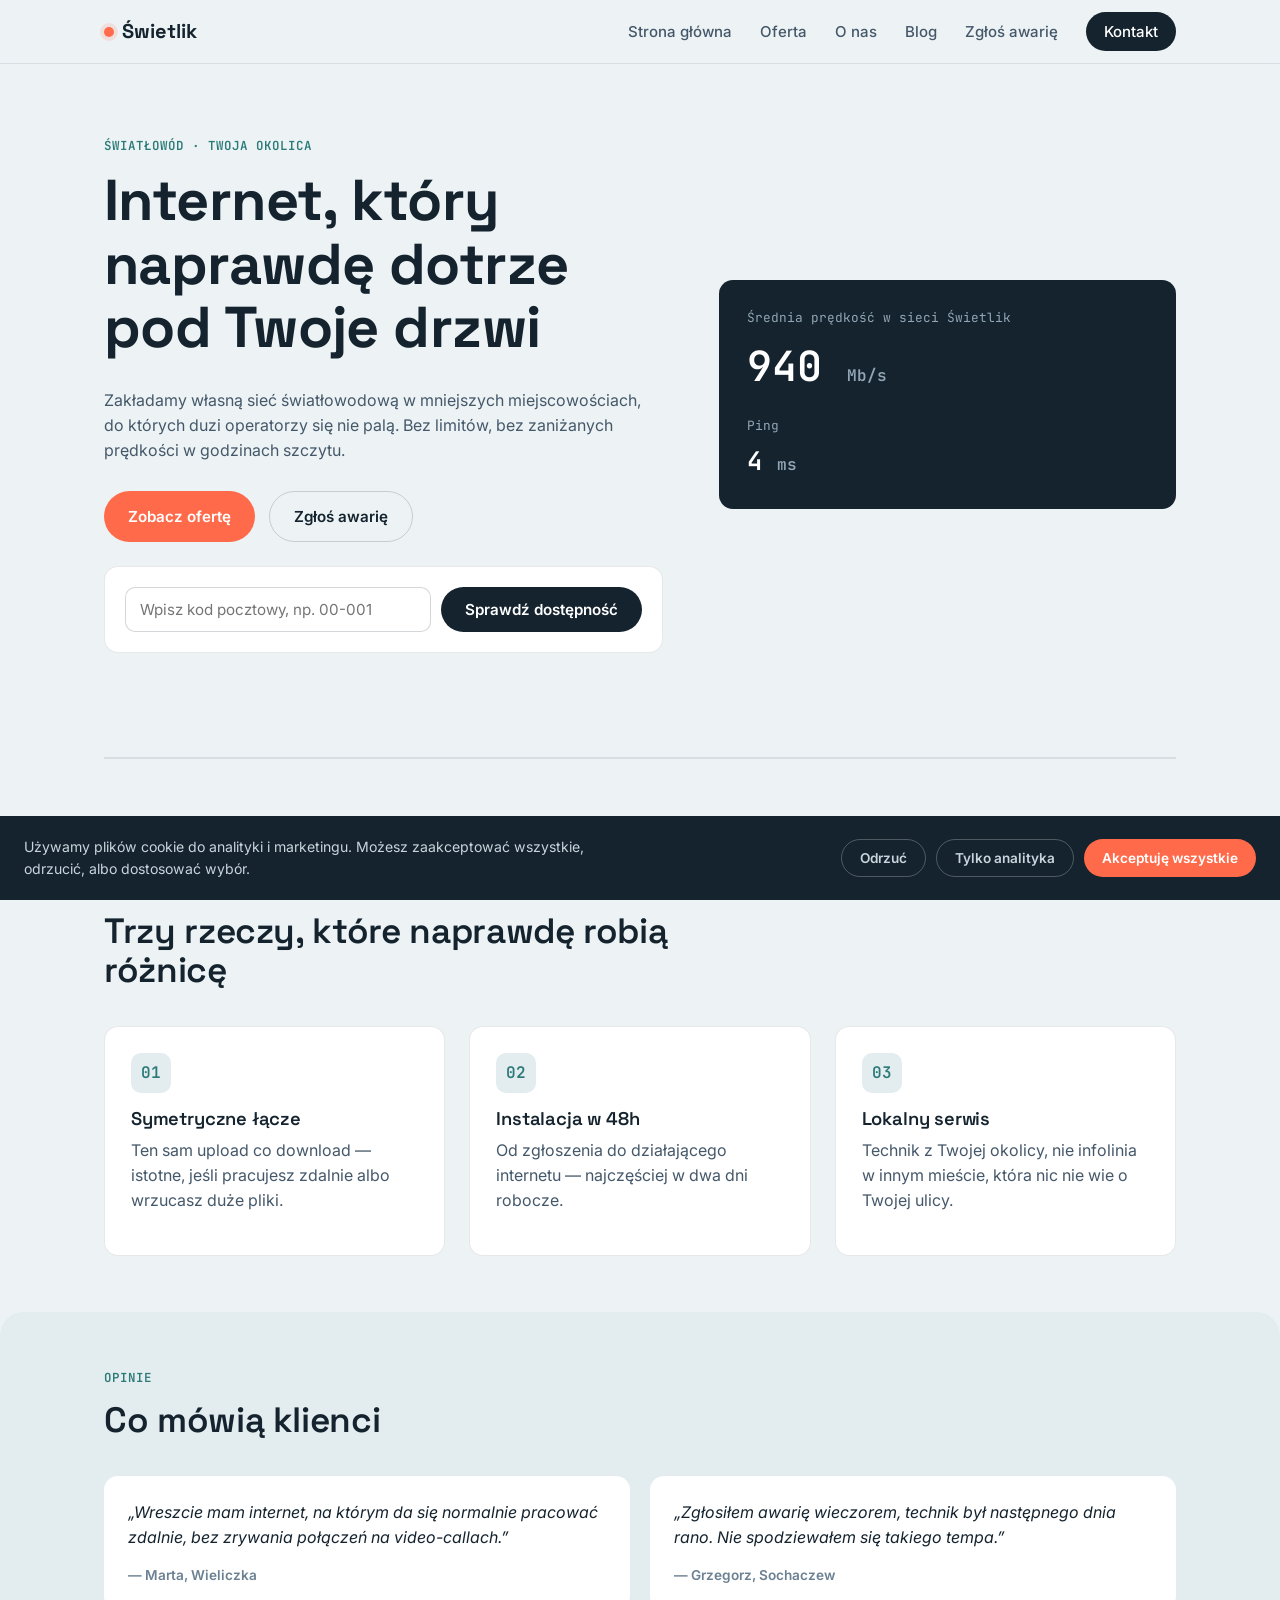
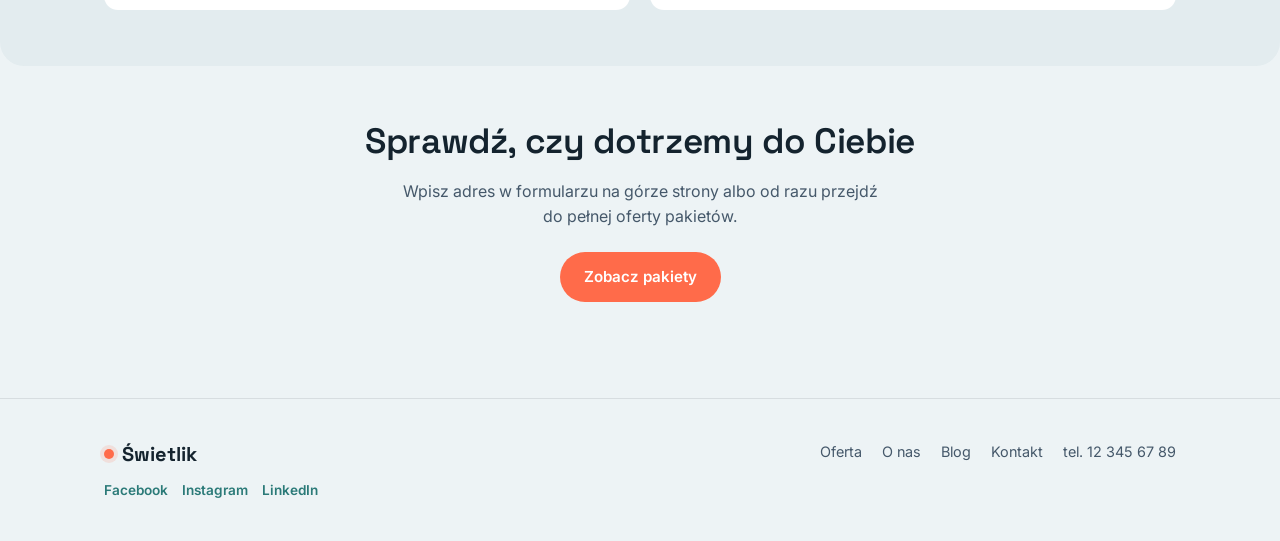
<file: index.html>
<!doctype html>
<html lang="pl">
  <head>
    <meta charset="UTF-8" />
    <meta name="viewport" content="width=device-width, initial-scale=1.0" />
    <title>Świetlik Internet — światłowód lokalnie</title>
    <link rel="stylesheet" href="style.css" />

    <!-- =========================================================
     KROK 1: Consent Mode v2 - domyślne ustawienia PRZED GTM
     To musi być nad tagiem GTM, żeby GTM/GA4 wiedziały,
     jak się zachować zanim użytkownik cokolwiek wybierze.
     ========================================================= -->
    <script>
      window.dataLayer = window.dataLayer || [];
      function gtag() {
        dataLayer.push(arguments);
      }
      gtag("consent", "default", {
        ad_storage: "denied",
        analytics_storage: "denied",
        ad_user_data: "denied",
        ad_personalization: "denied",
        wait_for_update: 500,
      });
    </script>

    <!-- =========================================================
     KROK 2: Kontener GTM - PODMIEŃ GTM-XXXXXXX na swój ID
     ========================================================= -->
    <!-- Google Tag Manager -->
    <script>
      (function (w, d, s, l, i) {
        w[l] = w[l] || [];
        w[l].push({ "gtm.start": new Date().getTime(), event: "gtm.js" });
        var f = d.getElementsByTagName(s)[0],
          j = d.createElement(s),
          dl = l != "dataLayer" ? "&l=" + l : "";
        j.async = true;
        j.src = "https://www.googletagmanager.com/gtm.js?id=" + i + dl;
        f.parentNode.insertBefore(j, f);
      })(window, document, "script", "dataLayer", "GTM-52JJTJSR");
    </script>
    <!-- End Google Tag Manager -->
  </head>
  <body>
    <!-- Google Tag Manager (noscript) -->
    <noscript
      ><iframe
        src="https://www.googletagmanager.com/ns.html?id=GTM-52JJTJSR"
        height="0"
        width="0"
        style="display: none; visibility: hidden"
      ></iframe
    ></noscript>
    <!-- End Google Tag Manager (noscript) -->

    <nav class="nav">
      <div class="nav-inner">
        <a href="index.html" class="logo"
          ><span class="logo-dot"></span> Świetlik</a
        >
        <ul class="nav-links">
          <li><a href="index.html">Strona główna</a></li>
          <li><a href="oferta.html">Oferta</a></li>
          <li><a href="o-nas.html">O nas</a></li>
          <li><a href="blog.html">Blog</a></li>
          <li><a href="awaria.html">Zgłoś awarię</a></li>
          <li><a href="kontakt.html" class="nav-cta">Kontakt</a></li>
        </ul>
      </div>
    </nav>

    <header class="hero">
      <div class="wrap hero-grid">
        <div>
          <span class="eyebrow">Światłowód · Twoja okolica</span>
          <h1 data-gtm-el="hero-headline">
            Internet, który naprawdę dotrze pod Twoje drzwi
          </h1>
          <p>
            Zakładamy własną sieć światłowodową w mniejszych miejscowościach, do
            których duzi operatorzy się nie palą. Bez limitów, bez zaniżanych
            prędkości w godzinach szczytu.
          </p>
          <div class="hero-actions">
            <a
              href="oferta.html"
              class="btn btn-primary"
              data-gtm-cta="hero-zobacz-oferte"
              >Zobacz ofertę</a
            >
            <a
              href="awaria.html"
              class="btn btn-outline"
              data-gtm-cta="hero-zglos-awarie"
              >Zgłoś awarię</a
            >
          </div>

          <form id="availability-form" class="availability">
            <input
              type="text"
              placeholder="Wpisz kod pocztowy, np. 00-001"
              required
            />
            <button type="submit" class="btn btn-dark">
              Sprawdź dostępność
            </button>
            <div id="availability-result" class="availability-result"></div>
          </form>
        </div>

        <div class="speed-card">
          <div class="label">Średnia prędkość w sieci Świetlik</div>
          <div class="value">
            <span id="speed-value">0</span> <span class="unit">Mb/s</span>
          </div>
          <div class="label" style="margin-top: 18px">Ping</div>
          <div class="value" style="font-size: 1.6rem">
            4 <span class="unit">ms</span>
          </div>
        </div>
      </div>
    </header>

    <div class="wrap"><div class="signal-line"></div></div>

    <section id="uslugi">
      <div class="wrap">
        <div class="section-head">
          <span class="eyebrow">Co dostajesz</span>
          <h2>Trzy rzeczy, które naprawdę robią różnicę</h2>
        </div>
        <div class="grid-3">
          <div class="card">
            <div class="icon">01</div>
            <h3>Symetryczne łącze</h3>
            <p>
              Ten sam upload co download — istotne, jeśli pracujesz zdalnie albo
              wrzucasz duże pliki.
            </p>
          </div>
          <div class="card">
            <div class="icon">02</div>
            <h3>Instalacja w 48h</h3>
            <p>
              Od zgłoszenia do działającego internetu — najczęściej w dwa dni
              robocze.
            </p>
          </div>
          <div class="card">
            <div class="icon">03</div>
            <h3>Lokalny serwis</h3>
            <p>
              Technik z Twojej okolicy, nie infolinia w innym mieście, która nic
              nie wie o Twojej ulicy.
            </p>
          </div>
        </div>
      </div>
    </section>

    <section id="opinie">
      <div class="wrap">
        <div class="section-head">
          <span class="eyebrow">Opinie</span>
          <h2>Co mówią klienci</h2>
        </div>
        <div class="grid-2">
          <div class="quote">
            <p>
              „Wreszcie mam internet, na którym da się normalnie pracować
              zdalnie, bez zrywania połączeń na video-callach.”
            </p>
            <div class="who">— Marta, Wieliczka</div>
          </div>
          <div class="quote">
            <p>
              „Zgłosiłem awarię wieczorem, technik był następnego dnia rano. Nie
              spodziewałem się takiego tempa.”
            </p>
            <div class="who">— Grzegorz, Sochaczew</div>
          </div>
        </div>
      </div>
    </section>

    <section>
      <div class="wrap" style="text-align: center">
        <h2>Sprawdź, czy dotrzemy do Ciebie</h2>
        <p style="max-width: 480px; margin: 0 auto 24px">
          Wpisz adres w formularzu na górze strony albo od razu przejdź do
          pełnej oferty pakietów.
        </p>
        <a
          href="oferta.html"
          class="btn btn-primary"
          data-gtm-cta="mid-page-oferta"
          >Zobacz pakiety</a
        >
      </div>
    </section>

    <footer>
      <div class="wrap footer-grid">
        <div>
          <a href="index.html" class="logo"
            ><span class="logo-dot"></span> Świetlik</a
          >
          <div class="social-links">
            <a href="https://www.facebook.com" target="_blank" rel="noopener"
              >Facebook</a
            >
            <a href="https://www.instagram.com" target="_blank" rel="noopener"
              >Instagram</a
            >
            <a href="https://www.linkedin.com" target="_blank" rel="noopener"
              >LinkedIn</a
            >
          </div>
        </div>
        <ul class="footer-links">
          <li><a href="oferta.html">Oferta</a></li>
          <li><a href="o-nas.html">O nas</a></li>
          <li><a href="blog.html">Blog</a></li>
          <li><a href="kontakt.html">Kontakt</a></li>
          <li><a href="tel:+48123456789">tel. 12 345 67 89</a></li>
        </ul>
      </div>
    </footer>

    <!-- Baner zgód -->
    <div id="consent-banner" class="consent-banner">
      <p>
        Używamy plików cookie do analityki i marketingu. Możesz zaakceptować
        wszystkie, odrzucić, albo dostosować wybór.
      </p>
      <div class="consent-actions">
        <button id="consent-reject" class="btn btn-ghost">Odrzuć</button>
        <button id="consent-customize" class="btn btn-ghost">
          Tylko analityka
        </button>
        <button id="consent-accept" class="btn btn-primary">
          Akceptuję wszystkie
        </button>
      </div>
    </div>

    <script src="script.js"></script>
  </body>
</html>
</file>
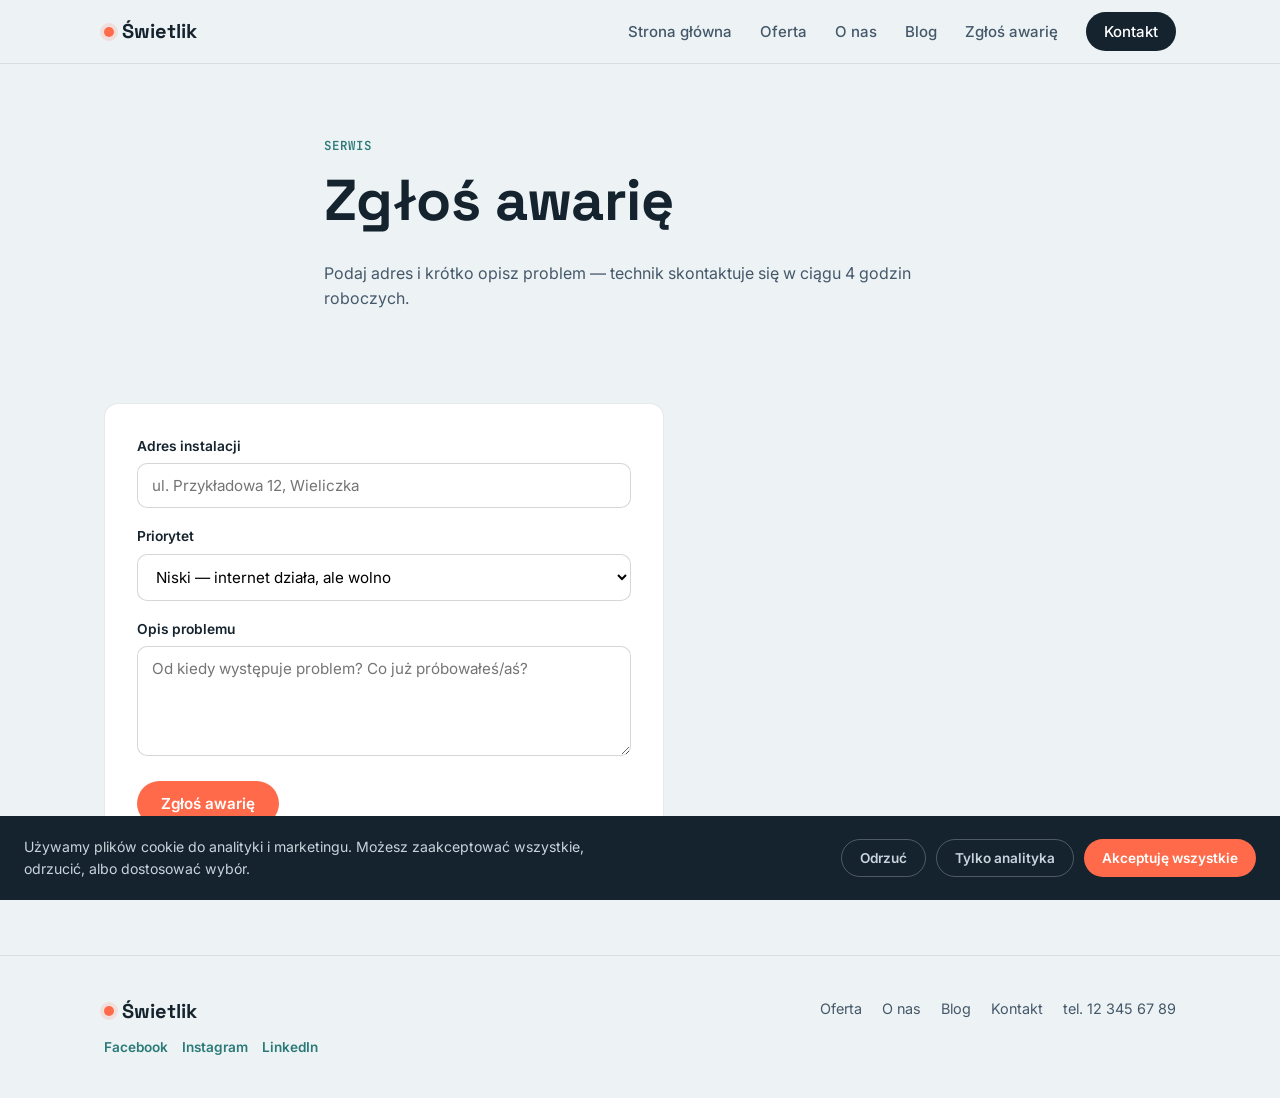
<file: awaria.html>
<!doctype html>
<html lang="pl">
  <head>
    <meta charset="UTF-8" />
    <meta name="viewport" content="width=device-width, initial-scale=1.0" />
    <title>Zgłoś awarię — Świetlik Internet</title>
    <link rel="stylesheet" href="style.css" />
    <script>
      window.dataLayer = window.dataLayer || [];
      function gtag() {
        dataLayer.push(arguments);
      }
      gtag("consent", "default", {
        ad_storage: "denied",
        analytics_storage: "denied",
        ad_user_data: "denied",
        ad_personalization: "denied",
        wait_for_update: 500,
      });
    </script>
    <!-- Google Tag Manager -->
    <script>
      (function (w, d, s, l, i) {
        w[l] = w[l] || [];
        w[l].push({ "gtm.start": new Date().getTime(), event: "gtm.js" });
        var f = d.getElementsByTagName(s)[0],
          j = d.createElement(s),
          dl = l != "dataLayer" ? "&l=" + l : "";
        j.async = true;
        j.src = "https://www.googletagmanager.com/gtm.js?id=" + i + dl;
        f.parentNode.insertBefore(j, f);
      })(window, document, "script", "dataLayer", "GTM-52JJTJSR");
    </script>
    <!-- End Google Tag Manager -->
  </head>
  <body>
    <!-- Google Tag Manager (noscript) -->
    <noscript
      ><iframe
        src="https://www.googletagmanager.com/ns.html?id=GTM-52JJTJSR"
        height="0"
        width="0"
        style="display: none; visibility: hidden"
      ></iframe
    ></noscript>
    <!-- End Google Tag Manager (noscript) -->

    <nav class="nav">
      <div class="nav-inner">
        <a href="index.html" class="logo"
          ><span class="logo-dot"></span> Świetlik</a
        >
        <ul class="nav-links">
          <li><a href="index.html">Strona główna</a></li>
          <li><a href="oferta.html">Oferta</a></li>
          <li><a href="o-nas.html">O nas</a></li>
          <li><a href="blog.html">Blog</a></li>
          <li><a href="awaria.html">Zgłoś awarię</a></li>
          <li><a href="kontakt.html" class="nav-cta">Kontakt</a></li>
        </ul>
      </div>
    </nav>

    <header class="hero" style="padding-bottom: 20px">
      <div class="wrap" style="max-width: 680px">
        <span class="eyebrow">Serwis</span>
        <h1>Zgłoś awarię</h1>
        <p>
          Podaj adres i krótko opisz problem — technik skontaktuje się w ciągu 4
          godzin roboczych.
        </p>
      </div>
    </header>

    <section>
      <div class="wrap">
        <form id="outage-form" class="form-panel">
          <div class="field">
            <label for="o-address">Adres instalacji</label>
            <input
              type="text"
              id="o-address"
              name="address"
              required
              placeholder="ul. Przykładowa 12, Wieliczka"
            />
          </div>
          <div class="field">
            <label for="o-priority">Priorytet</label>
            <select id="o-priority" name="priority">
              <option value="low">Niski — internet działa, ale wolno</option>
              <option value="medium">
                Średni — internet często się rozłącza
              </option>
              <option value="high">Wysoki — brak internetu</option>
            </select>
          </div>
          <div class="field">
            <label for="o-description">Opis problemu</label>
            <textarea
              id="o-description"
              name="description"
              placeholder="Od kiedy występuje problem? Co już próbowałeś/aś?"
            ></textarea>
          </div>
          <button
            type="submit"
            class="btn btn-primary"
            data-gtm-cta="awaria-zglos"
          >
            Zgłoś awarię
          </button>
          <div id="outage-msg" class="form-msg"></div>
        </form>
      </div>
    </section>

    <footer>
      <div class="wrap footer-grid">
        <div>
          <a href="index.html" class="logo"
            ><span class="logo-dot"></span> Świetlik</a
          >
          <div class="social-links">
            <a href="https://www.facebook.com" target="_blank" rel="noopener"
              >Facebook</a
            >
            <a href="https://www.instagram.com" target="_blank" rel="noopener"
              >Instagram</a
            >
            <a href="https://www.linkedin.com" target="_blank" rel="noopener"
              >LinkedIn</a
            >
          </div>
        </div>
        <ul class="footer-links">
          <li><a href="oferta.html">Oferta</a></li>
          <li><a href="o-nas.html">O nas</a></li>
          <li><a href="blog.html">Blog</a></li>
          <li><a href="kontakt.html">Kontakt</a></li>
          <li><a href="tel:+48123456789">tel. 12 345 67 89</a></li>
        </ul>
      </div>
    </footer>

    <div id="consent-banner" class="consent-banner">
      <p>
        Używamy plików cookie do analityki i marketingu. Możesz zaakceptować
        wszystkie, odrzucić, albo dostosować wybór.
      </p>
      <div class="consent-actions">
        <button id="consent-reject" class="btn btn-ghost">Odrzuć</button>
        <button id="consent-customize" class="btn btn-ghost">
          Tylko analityka
        </button>
        <button id="consent-accept" class="btn btn-primary">
          Akceptuję wszystkie
        </button>
      </div>
    </div>

    <script src="script.js"></script>
  </body>
</html>
</file>
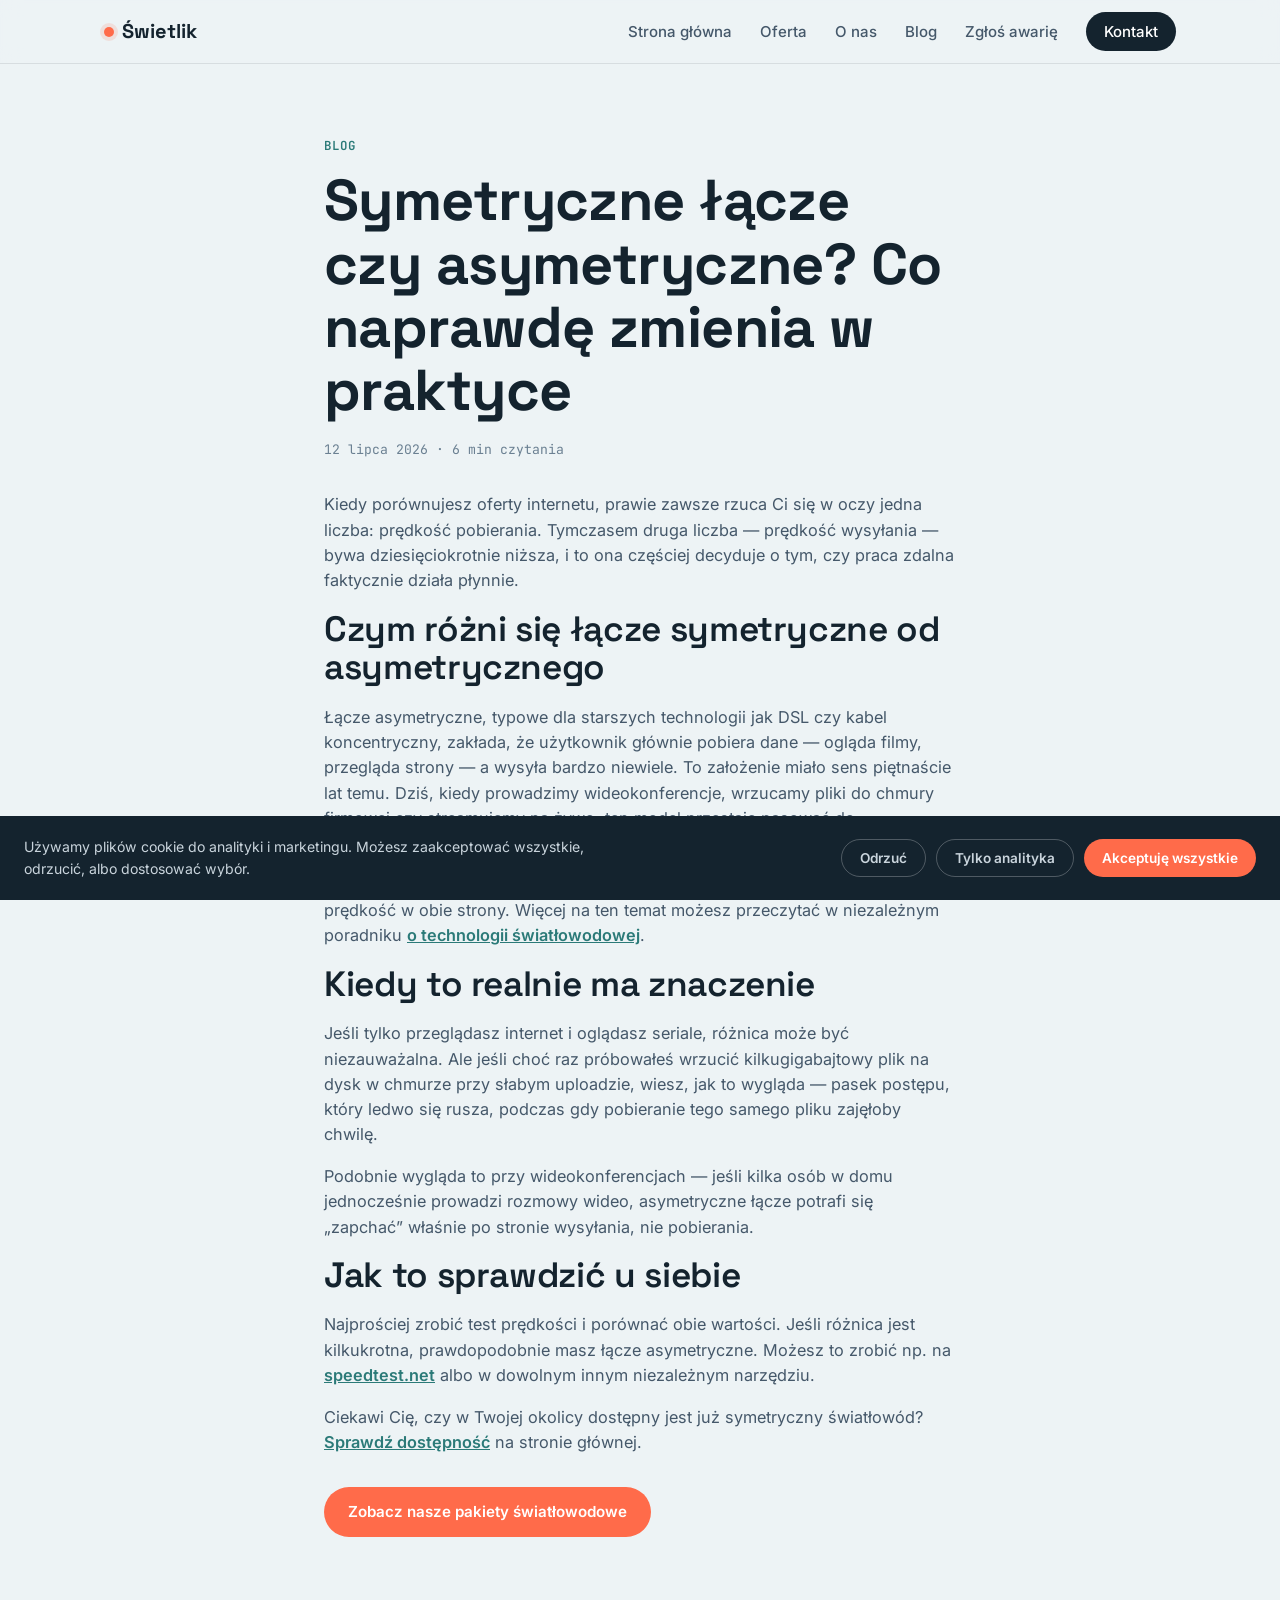
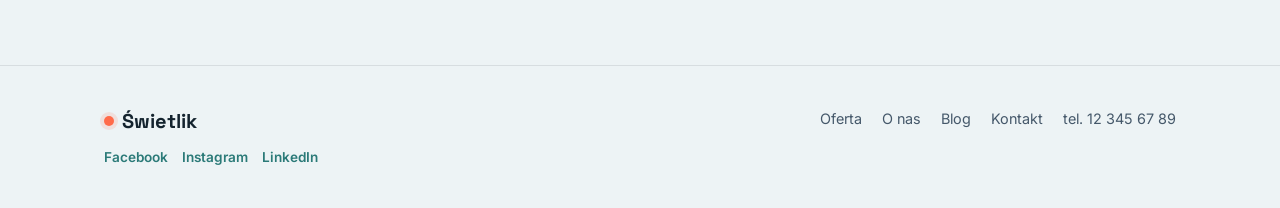
<file: blog.html>
<!doctype html>
<html lang="pl">
  <head>
    <meta charset="UTF-8" />
    <meta name="viewport" content="width=device-width, initial-scale=1.0" />
    <title>Blog — Świetlik Internet</title>
    <link rel="stylesheet" href="style.css" />
    <script>
      window.dataLayer = window.dataLayer || [];
      function gtag() {
        dataLayer.push(arguments);
      }
      gtag("consent", "default", {
        ad_storage: "denied",
        analytics_storage: "denied",
        ad_user_data: "denied",
        ad_personalization: "denied",
        wait_for_update: 500,
      });
    </script>
    <!-- Google Tag Manager -->
    <script>
      (function (w, d, s, l, i) {
        w[l] = w[l] || [];
        w[l].push({ "gtm.start": new Date().getTime(), event: "gtm.js" });
        var f = d.getElementsByTagName(s)[0],
          j = d.createElement(s),
          dl = l != "dataLayer" ? "&l=" + l : "";
        j.async = true;
        j.src = "https://www.googletagmanager.com/gtm.js?id=" + i + dl;
        f.parentNode.insertBefore(j, f);
      })(window, document, "script", "dataLayer", "GTM-52JJTJSR");
    </script>
    <!-- End Google Tag Manager -->
  </head>
  <body>
    <!-- Google Tag Manager (noscript) -->
    <noscript
      ><iframe
        src="https://www.googletagmanager.com/ns.html?id=GTM-52JJTJSR"
        height="0"
        width="0"
        style="display: none; visibility: hidden"
      ></iframe
    ></noscript>
    <!-- End Google Tag Manager (noscript) -->

    <nav class="nav">
      <div class="nav-inner">
        <a href="index.html" class="logo"
          ><span class="logo-dot"></span> Świetlik</a
        >
        <ul class="nav-links">
          <li><a href="index.html">Strona główna</a></li>
          <li><a href="oferta.html">Oferta</a></li>
          <li><a href="o-nas.html">O nas</a></li>
          <li><a href="blog.html">Blog</a></li>
          <li><a href="awaria.html">Zgłoś awarię</a></li>
          <li><a href="kontakt.html" class="nav-cta">Kontakt</a></li>
        </ul>
      </div>
    </nav>

    <header class="hero" style="padding-bottom: 0">
      <div class="wrap article">
        <span class="eyebrow">Blog</span>
        <h1>
          Symetryczne łącze czy asymetryczne? Co naprawdę zmienia w praktyce
        </h1>
        <div class="meta">12 lipca 2026 · 6 min czytania</div>
      </div>
    </header>

    <section style="padding-top: 0">
      <div class="wrap article">
        <p>
          Kiedy porównujesz oferty internetu, prawie zawsze rzuca Ci się w oczy
          jedna liczba: prędkość pobierania. Tymczasem druga liczba — prędkość
          wysyłania — bywa dziesięciokrotnie niższa, i to ona częściej decyduje
          o tym, czy praca zdalna faktycznie działa płynnie.
        </p>

        <h2>Czym różni się łącze symetryczne od asymetrycznego</h2>
        <p>
          Łącze asymetryczne, typowe dla starszych technologii jak DSL czy kabel
          koncentryczny, zakłada, że użytkownik głównie pobiera dane — ogląda
          filmy, przegląda strony — a wysyła bardzo niewiele. To założenie miało
          sens piętnaście lat temu. Dziś, kiedy prowadzimy wideokonferencje,
          wrzucamy pliki do chmury firmowej czy streamujemy na żywo, ten model
          przestaje pasować do rzeczywistości.
        </p>

        <p>
          Łącze symetryczne, charakterystyczne dla światłowodu, oferuje tę samą
          prędkość w obie strony. Więcej na ten temat możesz przeczytać w
          niezależnym poradniku
          <a
            class="inline-link"
            href="https://pl.wikipedia.org/wiki/%C5%9Awiat%C5%82owo%C3%B3d"
            target="_blank"
            rel="noopener"
            >o technologii światłowodowej</a
          >.
        </p>

        <h2>Kiedy to realnie ma znaczenie</h2>
        <p>
          Jeśli tylko przeglądasz internet i oglądasz seriale, różnica może być
          niezauważalna. Ale jeśli choć raz próbowałeś wrzucić kilkugigabajtowy
          plik na dysk w chmurze przy słabym uploadzie, wiesz, jak to wygląda —
          pasek postępu, który ledwo się rusza, podczas gdy pobieranie tego
          samego pliku zajęłoby chwilę.
        </p>

        <p>
          Podobnie wygląda to przy wideokonferencjach — jeśli kilka osób w domu
          jednocześnie prowadzi rozmowy wideo, asymetryczne łącze potrafi się
          „zapchać” właśnie po stronie wysyłania, nie pobierania.
        </p>

        <h2>Jak to sprawdzić u siebie</h2>
        <p>
          Najprościej zrobić test prędkości i porównać obie wartości. Jeśli
          różnica jest kilkukrotna, prawdopodobnie masz łącze asymetryczne.
          Możesz to zrobić np. na
          <a
            class="inline-link"
            href="https://www.speedtest.net"
            target="_blank"
            rel="noopener"
            >speedtest.net</a
          >
          albo w dowolnym innym niezależnym narzędziu.
        </p>

        <p>
          Ciekawi Cię, czy w Twojej okolicy dostępny jest już symetryczny
          światłowód?
          <a class="inline-link" href="index.html#uslugi">Sprawdź dostępność</a>
          na stronie głównej.
        </p>

        <div style="margin: 32px 0">
          <!-- Celowo inny sposób oznaczenia CTA niż w reszcie serwisu (brak data-gtm-cta) -
           to dobre ćwiczenie do wykrycia w GTM Preview Mode, patrz TRAINING-NOTES.md -->
          <a href="oferta.html" class="btn btn-primary blog-cta-inconsistent"
            >Zobacz nasze pakiety światłowodowe</a
          >
        </div>
      </div>
    </section>

    <footer>
      <div class="wrap footer-grid">
        <div>
          <a href="index.html" class="logo"
            ><span class="logo-dot"></span> Świetlik</a
          >
          <div class="social-links">
            <a href="https://www.facebook.com" target="_blank" rel="noopener"
              >Facebook</a
            >
            <a href="https://www.instagram.com" target="_blank" rel="noopener"
              >Instagram</a
            >
            <a href="https://www.linkedin.com" target="_blank" rel="noopener"
              >LinkedIn</a
            >
          </div>
        </div>
        <ul class="footer-links">
          <li><a href="oferta.html">Oferta</a></li>
          <li><a href="o-nas.html">O nas</a></li>
          <li><a href="blog.html">Blog</a></li>
          <li><a href="kontakt.html">Kontakt</a></li>
          <li><a href="tel:+48123456789">tel. 12 345 67 89</a></li>
        </ul>
      </div>
    </footer>

    <div id="consent-banner" class="consent-banner">
      <p>
        Używamy plików cookie do analityki i marketingu. Możesz zaakceptować
        wszystkie, odrzucić, albo dostosować wybór.
      </p>
      <div class="consent-actions">
        <button id="consent-reject" class="btn btn-ghost">Odrzuć</button>
        <button id="consent-customize" class="btn btn-ghost">
          Tylko analityka
        </button>
        <button id="consent-accept" class="btn btn-primary">
          Akceptuję wszystkie
        </button>
      </div>
    </div>

    <script src="script.js"></script>
  </body>
</html>
</file>
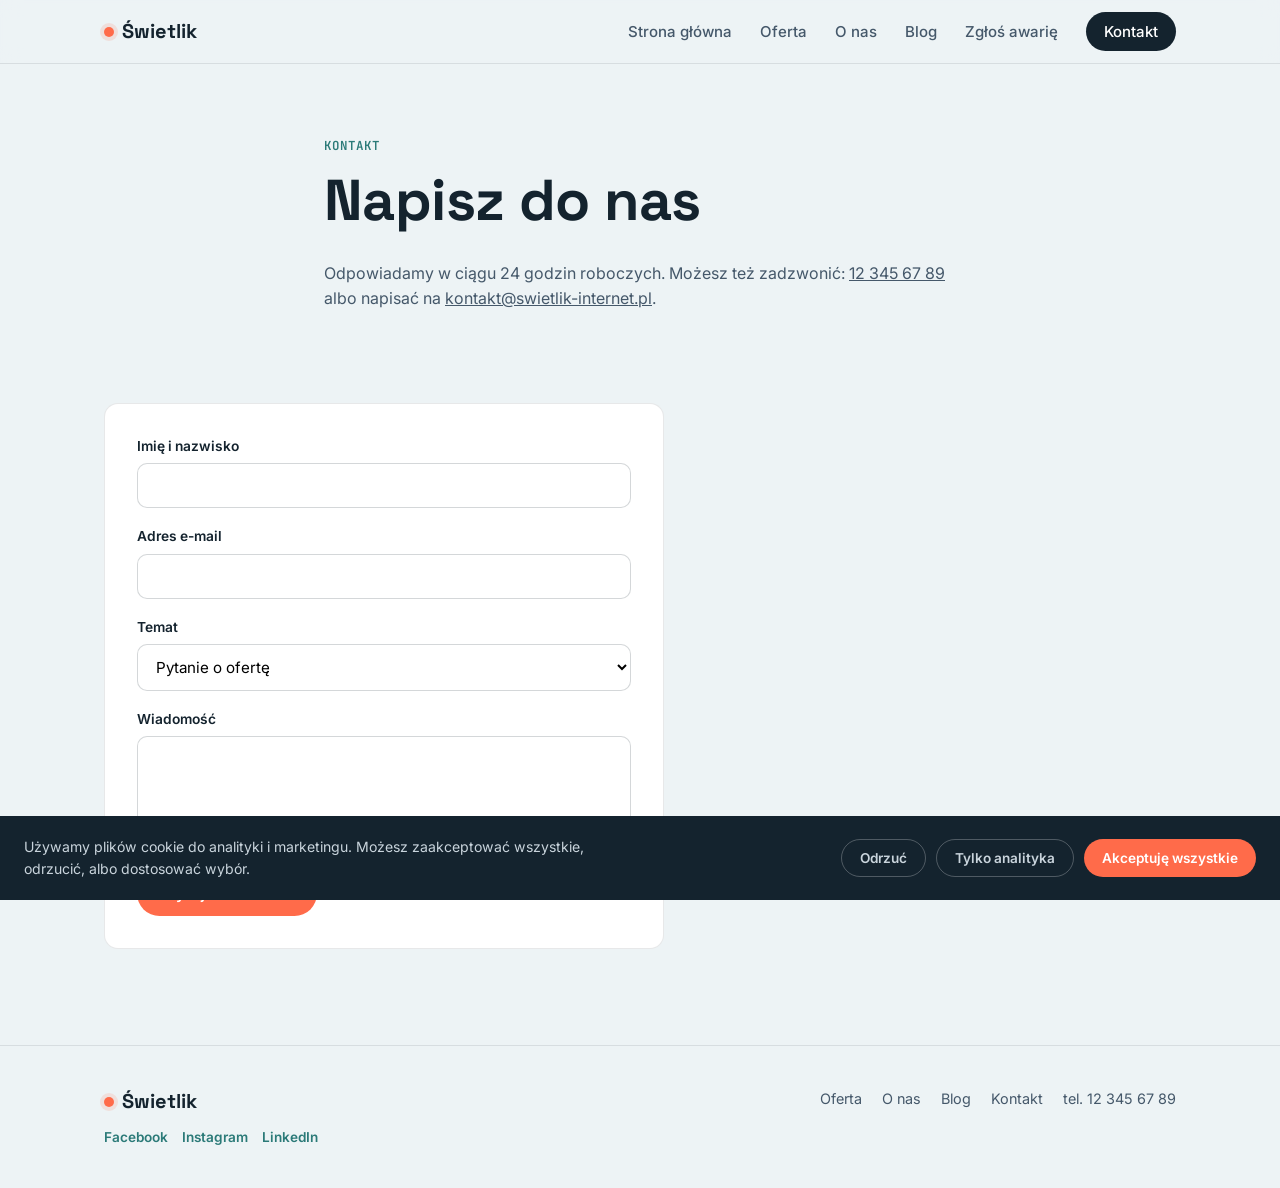
<file: kontakt.html>
<!doctype html>
<html lang="pl">
  <head>
    <meta charset="UTF-8" />
    <meta name="viewport" content="width=device-width, initial-scale=1.0" />
    <title>Kontakt — Świetlik Internet</title>
    <link rel="stylesheet" href="style.css" />
    <script>
      window.dataLayer = window.dataLayer || [];
      function gtag() {
        dataLayer.push(arguments);
      }
      gtag("consent", "default", {
        ad_storage: "denied",
        analytics_storage: "denied",
        ad_user_data: "denied",
        ad_personalization: "denied",
        wait_for_update: 500,
      });
    </script>
    <!-- Google Tag Manager -->
    <script>
      (function (w, d, s, l, i) {
        w[l] = w[l] || [];
        w[l].push({ "gtm.start": new Date().getTime(), event: "gtm.js" });
        var f = d.getElementsByTagName(s)[0],
          j = d.createElement(s),
          dl = l != "dataLayer" ? "&l=" + l : "";
        j.async = true;
        j.src = "https://www.googletagmanager.com/gtm.js?id=" + i + dl;
        f.parentNode.insertBefore(j, f);
      })(window, document, "script", "dataLayer", "GTM-52JJTJSR");
    </script>
    <!-- End Google Tag Manager -->
  </head>
  <body>
    <!-- Google Tag Manager (noscript) -->
    <noscript
      ><iframe
        src="https://www.googletagmanager.com/ns.html?id=GTM-52JJTJSR"
        height="0"
        width="0"
        style="display: none; visibility: hidden"
      ></iframe
    ></noscript>
    <!-- End Google Tag Manager (noscript) -->

    <nav class="nav">
      <div class="nav-inner">
        <a href="index.html" class="logo"
          ><span class="logo-dot"></span> Świetlik</a
        >
        <ul class="nav-links">
          <li><a href="index.html">Strona główna</a></li>
          <li><a href="oferta.html">Oferta</a></li>
          <li><a href="o-nas.html">O nas</a></li>
          <li><a href="blog.html">Blog</a></li>
          <li><a href="awaria.html">Zgłoś awarię</a></li>
          <li><a href="kontakt.html" class="nav-cta">Kontakt</a></li>
        </ul>
      </div>
    </nav>

    <header class="hero" style="padding-bottom: 20px">
      <div class="wrap" style="max-width: 680px">
        <span class="eyebrow">Kontakt</span>
        <h1>Napisz do nas</h1>
        <p>
          Odpowiadamy w ciągu 24 godzin roboczych. Możesz też zadzwonić:
          <a class="inline-link" href="tel:+48123456789">12 345 67 89</a> albo
          napisać na
          <a class="inline-link" href="mailto:kontakt@swietlik-internet.pl"
            >kontakt@swietlik-internet.pl</a
          >.
        </p>
      </div>
    </header>

    <section>
      <div class="wrap">
        <form id="contact-form" class="form-panel">
          <div class="field">
            <label for="c-name">Imię i nazwisko</label>
            <input type="text" id="c-name" name="name" required />
          </div>
          <div class="field">
            <label for="c-email">Adres e-mail</label>
            <input type="email" id="c-email" name="email" required />
          </div>
          <div class="field">
            <label for="c-topic">Temat</label>
            <select id="c-topic" name="topic">
              <option>Pytanie o ofertę</option>
              <option>Pytanie o dostępność</option>
              <option>Reklamacja</option>
              <option>Inne</option>
            </select>
          </div>
          <div class="field">
            <label for="c-message">Wiadomość</label>
            <textarea id="c-message" name="message" required></textarea>
          </div>
          <button
            type="submit"
            class="btn btn-primary"
            data-gtm-cta="kontakt-wyslij"
          >
            Wyślij wiadomość
          </button>
          <div id="contact-msg" class="form-msg"></div>
        </form>
      </div>
    </section>

    <footer>
      <div class="wrap footer-grid">
        <div>
          <a href="index.html" class="logo"
            ><span class="logo-dot"></span> Świetlik</a
          >
          <div class="social-links">
            <a href="https://www.facebook.com" target="_blank" rel="noopener"
              >Facebook</a
            >
            <a href="https://www.instagram.com" target="_blank" rel="noopener"
              >Instagram</a
            >
            <a href="https://www.linkedin.com" target="_blank" rel="noopener"
              >LinkedIn</a
            >
          </div>
        </div>
        <ul class="footer-links">
          <li><a href="oferta.html">Oferta</a></li>
          <li><a href="o-nas.html">O nas</a></li>
          <li><a href="blog.html">Blog</a></li>
          <li><a href="kontakt.html">Kontakt</a></li>
          <li><a href="tel:+48123456789">tel. 12 345 67 89</a></li>
        </ul>
      </div>
    </footer>

    <div id="consent-banner" class="consent-banner">
      <p>
        Używamy plików cookie do analityki i marketingu. Możesz zaakceptować
        wszystkie, odrzucić, albo dostosować wybór.
      </p>
      <div class="consent-actions">
        <button id="consent-reject" class="btn btn-ghost">Odrzuć</button>
        <button id="consent-customize" class="btn btn-ghost">
          Tylko analityka
        </button>
        <button id="consent-accept" class="btn btn-primary">
          Akceptuję wszystkie
        </button>
      </div>
    </div>

    <script src="script.js"></script>
  </body>
</html>
</file>
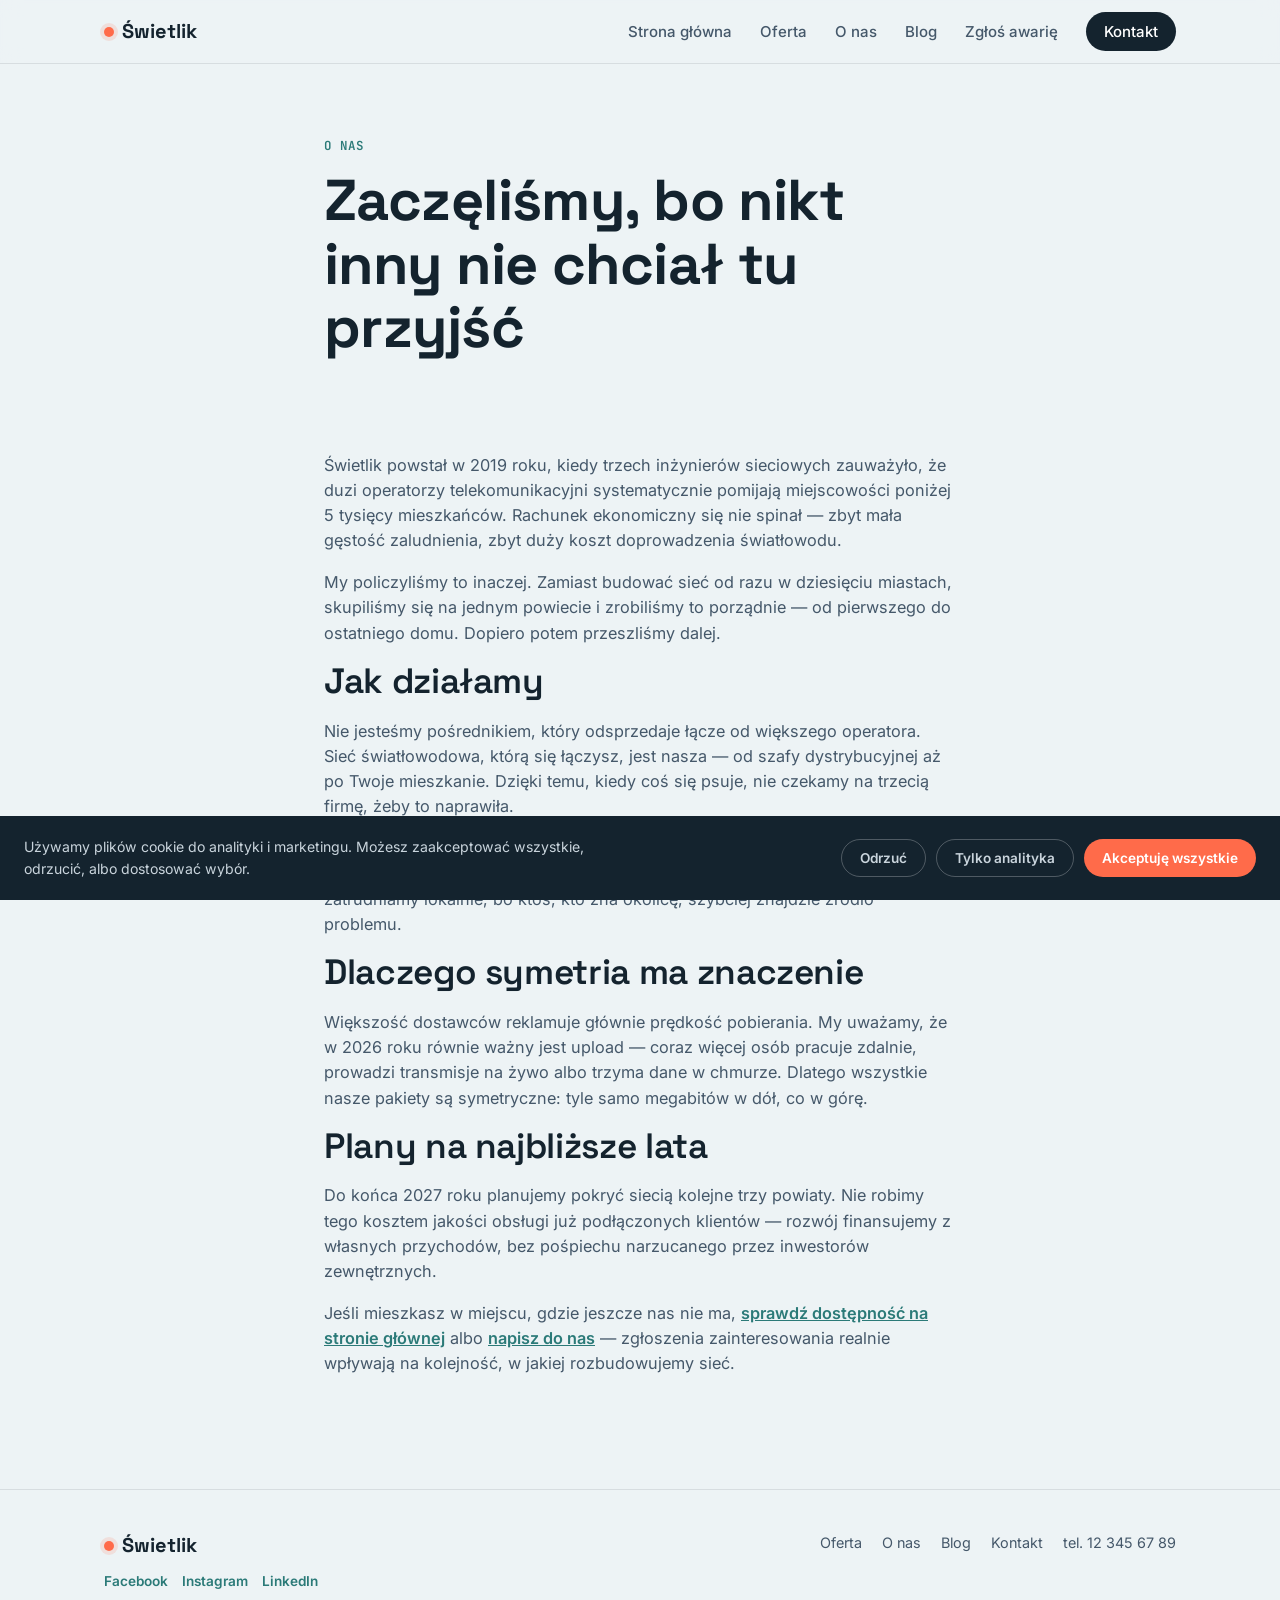
<file: o-nas.html>
<!doctype html>
<html lang="pl">
  <head>
    <meta charset="UTF-8" />
    <meta name="viewport" content="width=device-width, initial-scale=1.0" />
    <title>O nas — Świetlik Internet</title>
    <link rel="stylesheet" href="style.css" />
    <script>
      window.dataLayer = window.dataLayer || [];
      function gtag() {
        dataLayer.push(arguments);
      }
      gtag("consent", "default", {
        ad_storage: "denied",
        analytics_storage: "denied",
        ad_user_data: "denied",
        ad_personalization: "denied",
        wait_for_update: 500,
      });
    </script>
    <!-- Google Tag Manager -->
    <script>
      (function (w, d, s, l, i) {
        w[l] = w[l] || [];
        w[l].push({ "gtm.start": new Date().getTime(), event: "gtm.js" });
        var f = d.getElementsByTagName(s)[0],
          j = d.createElement(s),
          dl = l != "dataLayer" ? "&l=" + l : "";
        j.async = true;
        j.src = "https://www.googletagmanager.com/gtm.js?id=" + i + dl;
        f.parentNode.insertBefore(j, f);
      })(window, document, "script", "dataLayer", "GTM-52JJTJSR");
    </script>
    <!-- End Google Tag Manager -->
  </head>
  <body>
    <!-- Google Tag Manager (noscript) -->
    <noscript
      ><iframe
        src="https://www.googletagmanager.com/ns.html?id=GTM-52JJTJSR"
        height="0"
        width="0"
        style="display: none; visibility: hidden"
      ></iframe
    ></noscript>
    <!-- End Google Tag Manager (noscript) -->

    <nav class="nav">
      <div class="nav-inner">
        <a href="index.html" class="logo"
          ><span class="logo-dot"></span> Świetlik</a
        >
        <ul class="nav-links">
          <li><a href="index.html">Strona główna</a></li>
          <li><a href="oferta.html">Oferta</a></li>
          <li><a href="o-nas.html">O nas</a></li>
          <li><a href="blog.html">Blog</a></li>
          <li><a href="awaria.html">Zgłoś awarię</a></li>
          <li><a href="kontakt.html" class="nav-cta">Kontakt</a></li>
        </ul>
      </div>
    </nav>

    <header class="hero" style="padding-bottom: 20px">
      <div class="wrap article">
        <span class="eyebrow">O nas</span>
        <h1>Zaczęliśmy, bo nikt inny nie chciał tu przyjść</h1>
      </div>
    </header>

    <section>
      <div class="wrap article">
        <p>
          Świetlik powstał w 2019 roku, kiedy trzech inżynierów sieciowych
          zauważyło, że duzi operatorzy telekomunikacyjni systematycznie
          pomijają miejscowości poniżej 5 tysięcy mieszkańców. Rachunek
          ekonomiczny się nie spinał — zbyt mała gęstość zaludnienia, zbyt duży
          koszt doprowadzenia światłowodu.
        </p>

        <p>
          My policzyliśmy to inaczej. Zamiast budować sieć od razu w dziesięciu
          miastach, skupiliśmy się na jednym powiecie i zrobiliśmy to porządnie
          — od pierwszego do ostatniego domu. Dopiero potem przeszliśmy dalej.
        </p>

        <h2>Jak działamy</h2>
        <p>
          Nie jesteśmy pośrednikiem, który odsprzedaje łącze od większego
          operatora. Sieć światłowodowa, którą się łączysz, jest nasza — od
          szafy dystrybucyjnej aż po Twoje mieszkanie. Dzięki temu, kiedy coś
          się psuje, nie czekamy na trzecią firmę, żeby to naprawiła.
        </p>

        <p>
          Każdy technik, który przyjeżdża na instalację albo naprawę, mieszka
          maksymalnie kilkanaście kilometrów od Ciebie. To nie jest przypadek —
          celowo zatrudniamy lokalnie, bo ktoś, kto zna okolicę, szybciej
          znajdzie źródło problemu.
        </p>

        <h2>Dlaczego symetria ma znaczenie</h2>
        <p>
          Większość dostawców reklamuje głównie prędkość pobierania. My uważamy,
          że w 2026 roku równie ważny jest upload — coraz więcej osób pracuje
          zdalnie, prowadzi transmisje na żywo albo trzyma dane w chmurze.
          Dlatego wszystkie nasze pakiety są symetryczne: tyle samo megabitów w
          dół, co w górę.
        </p>

        <h2>Plany na najbliższe lata</h2>
        <p>
          Do końca 2027 roku planujemy pokryć siecią kolejne trzy powiaty. Nie
          robimy tego kosztem jakości obsługi już podłączonych klientów — rozwój
          finansujemy z własnych przychodów, bez pośpiechu narzucanego przez
          inwestorów zewnętrznych.
        </p>

        <p>
          Jeśli mieszkasz w miejscu, gdzie jeszcze nas nie ma,
          <a class="inline-link" href="index.html#uslugi"
            >sprawdź dostępność na stronie głównej</a
          >
          albo <a class="inline-link" href="kontakt.html">napisz do nas</a> —
          zgłoszenia zainteresowania realnie wpływają na kolejność, w jakiej
          rozbudowujemy sieć.
        </p>
      </div>
    </section>

    <footer>
      <div class="wrap footer-grid">
        <div>
          <a href="index.html" class="logo"
            ><span class="logo-dot"></span> Świetlik</a
          >
          <div class="social-links">
            <a href="https://www.facebook.com" target="_blank" rel="noopener"
              >Facebook</a
            >
            <a href="https://www.instagram.com" target="_blank" rel="noopener"
              >Instagram</a
            >
            <a href="https://www.linkedin.com" target="_blank" rel="noopener"
              >LinkedIn</a
            >
          </div>
        </div>
        <ul class="footer-links">
          <li><a href="oferta.html">Oferta</a></li>
          <li><a href="o-nas.html">O nas</a></li>
          <li><a href="blog.html">Blog</a></li>
          <li><a href="kontakt.html">Kontakt</a></li>
          <li><a href="tel:+48123456789">tel. 12 345 67 89</a></li>
        </ul>
      </div>
    </footer>

    <div id="consent-banner" class="consent-banner">
      <p>
        Używamy plików cookie do analityki i marketingu. Możesz zaakceptować
        wszystkie, odrzucić, albo dostosować wybór.
      </p>
      <div class="consent-actions">
        <button id="consent-reject" class="btn btn-ghost">Odrzuć</button>
        <button id="consent-customize" class="btn btn-ghost">
          Tylko analityka
        </button>
        <button id="consent-accept" class="btn btn-primary">
          Akceptuję wszystkie
        </button>
      </div>
    </div>

    <script src="script.js"></script>
  </body>
</html>
</file>
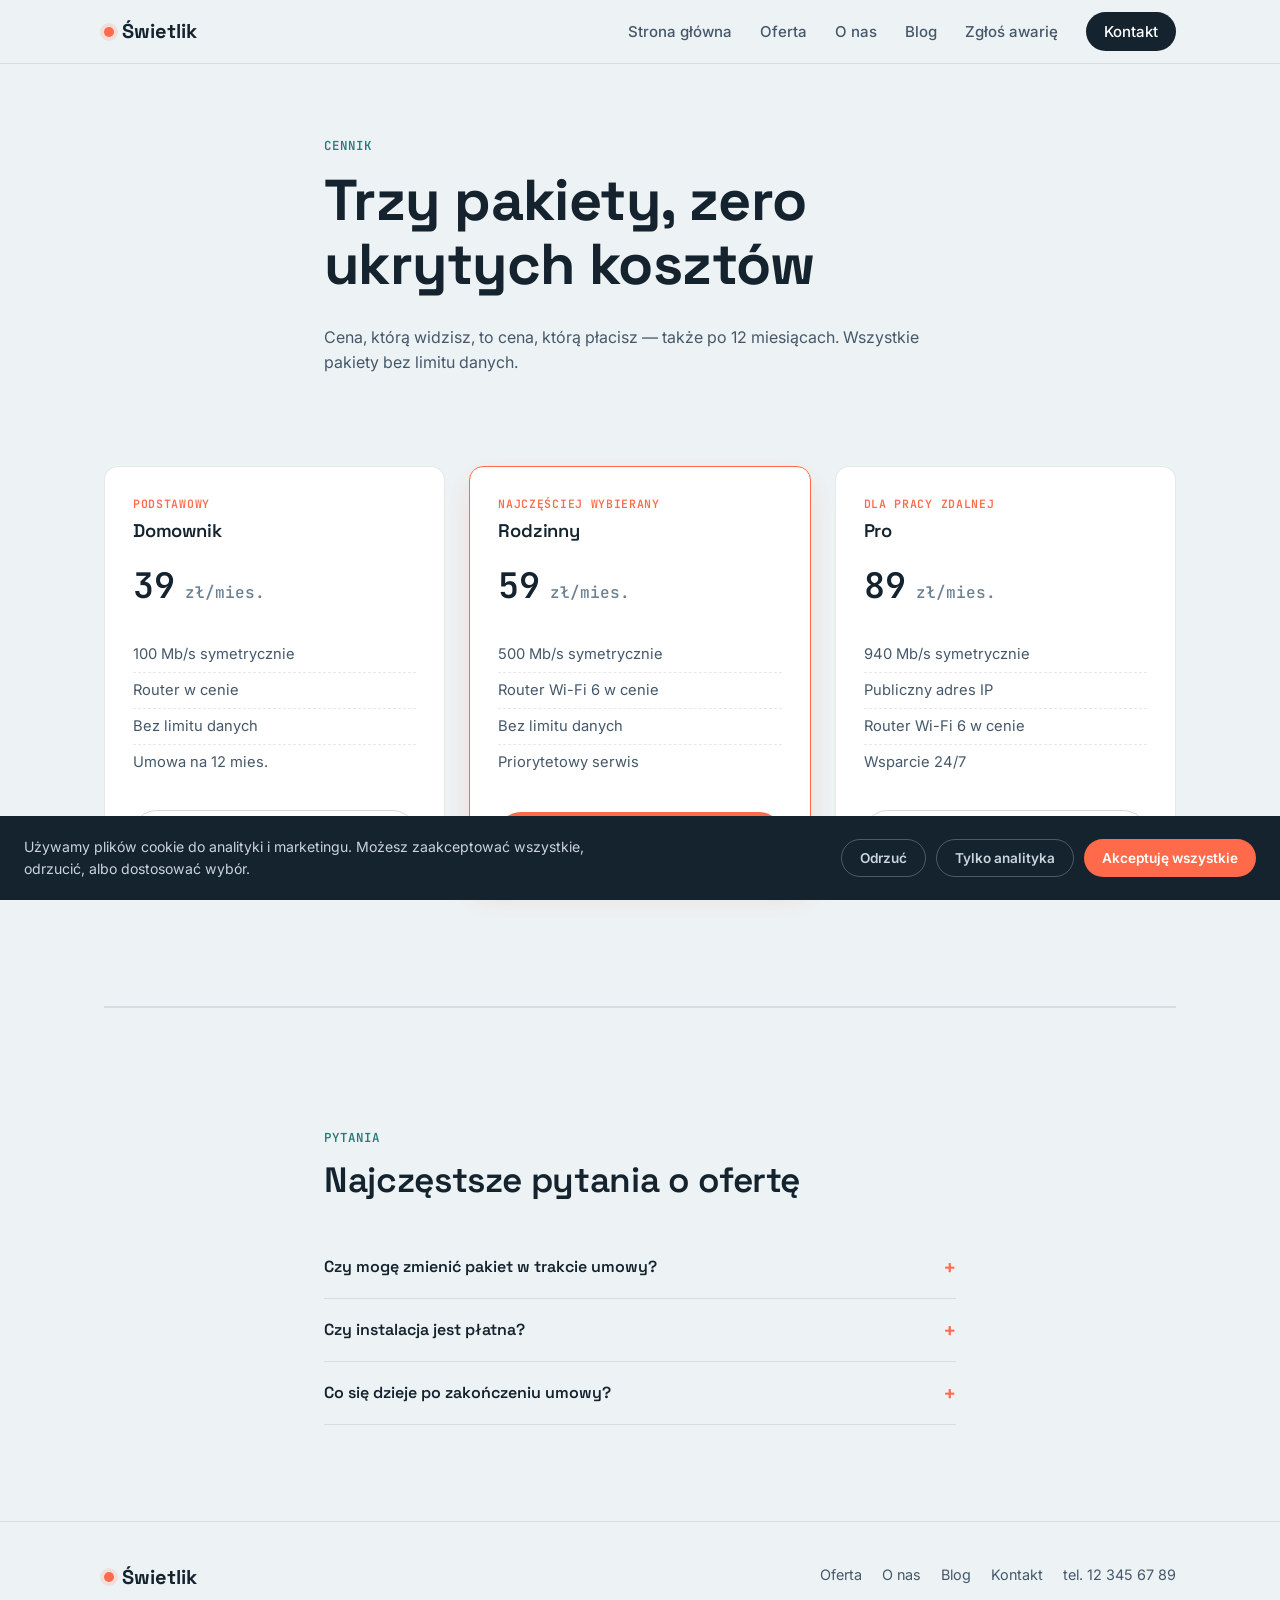
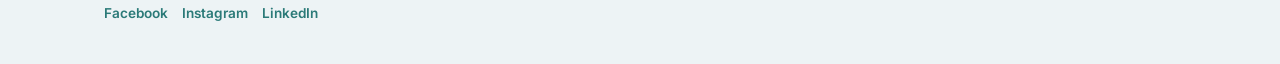
<file: oferta.html>
<!doctype html>
<html lang="pl">
  <head>
    <meta charset="UTF-8" />
    <meta name="viewport" content="width=device-width, initial-scale=1.0" />
    <title>Oferta i cennik — Świetlik Internet</title>
    <link rel="stylesheet" href="style.css" />
    <script>
      window.dataLayer = window.dataLayer || [];
      function gtag() {
        dataLayer.push(arguments);
      }
      gtag("consent", "default", {
        ad_storage: "denied",
        analytics_storage: "denied",
        ad_user_data: "denied",
        ad_personalization: "denied",
        wait_for_update: 500,
      });
    </script>
    <!-- Google Tag Manager -->
    <script>
      (function (w, d, s, l, i) {
        w[l] = w[l] || [];
        w[l].push({ "gtm.start": new Date().getTime(), event: "gtm.js" });
        var f = d.getElementsByTagName(s)[0],
          j = d.createElement(s),
          dl = l != "dataLayer" ? "&l=" + l : "";
        j.async = true;
        j.src = "https://www.googletagmanager.com/gtm.js?id=" + i + dl;
        f.parentNode.insertBefore(j, f);
      })(window, document, "script", "dataLayer", "GTM-52JJTJSR");
    </script>
    <!-- End Google Tag Manager -->
  </head>
  <body>
    <!-- Google Tag Manager (noscript) -->
    <noscript
      ><iframe
        src="https://www.googletagmanager.com/ns.html?id=GTM-52JJTJSR"
        height="0"
        width="0"
        style="display: none; visibility: hidden"
      ></iframe
    ></noscript>
    <!-- End Google Tag Manager (noscript) -->

    <nav class="nav">
      <div class="nav-inner">
        <a href="index.html" class="logo"
          ><span class="logo-dot"></span> Świetlik</a
        >
        <ul class="nav-links">
          <li><a href="index.html">Strona główna</a></li>
          <li><a href="oferta.html">Oferta</a></li>
          <li><a href="o-nas.html">O nas</a></li>
          <li><a href="blog.html">Blog</a></li>
          <li><a href="awaria.html">Zgłoś awarię</a></li>
          <li><a href="kontakt.html" class="nav-cta">Kontakt</a></li>
        </ul>
      </div>
    </nav>

    <header class="hero" style="padding-bottom: 20px">
      <div class="wrap" style="max-width: 680px">
        <span class="eyebrow">Cennik</span>
        <h1>Trzy pakiety, zero ukrytych kosztów</h1>
        <p>
          Cena, którą widzisz, to cena, którą płacisz — także po 12 miesiącach.
          Wszystkie pakiety bez limitu danych.
        </p>
      </div>
    </header>

    <section>
      <div class="wrap pricing-grid">
        <div class="plan">
          <div class="badge">Podstawowy</div>
          <h3>Domownik</h3>
          <div class="price">39<span> zł/mies.</span></div>
          <ul>
            <li>100 Mb/s symetrycznie</li>
            <li>Router w cenie</li>
            <li>Bez limitu danych</li>
            <li>Umowa na 12 mies.</li>
          </ul>
          <button
            class="btn btn-outline"
            data-package="Domownik"
            data-price="39"
          >
            Wybierz Domownik
          </button>
        </div>

        <div class="plan featured">
          <div class="badge">Najczęściej wybierany</div>
          <h3>Rodzinny</h3>
          <div class="price">59<span> zł/mies.</span></div>
          <ul>
            <li>500 Mb/s symetrycznie</li>
            <li>Router Wi-Fi 6 w cenie</li>
            <li>Bez limitu danych</li>
            <li>Priorytetowy serwis</li>
          </ul>
          <button
            class="btn btn-primary"
            data-package="Rodzinny"
            data-price="59"
          >
            Wybierz Rodzinny
          </button>
        </div>

        <div class="plan">
          <div class="badge">Dla pracy zdalnej</div>
          <h3>Pro</h3>
          <div class="price">89<span> zł/mies.</span></div>
          <ul>
            <li>940 Mb/s symetrycznie</li>
            <li>Publiczny adres IP</li>
            <li>Router Wi-Fi 6 w cenie</li>
            <li>Wsparcie 24/7</li>
          </ul>
          <button class="btn btn-outline" data-package="Pro" data-price="89">
            Wybierz Pro
          </button>
        </div>
      </div>
    </section>

    <div class="wrap"><div class="signal-line"></div></div>

    <section>
      <div class="wrap" style="max-width: 680px">
        <div class="section-head">
          <span class="eyebrow">Pytania</span>
          <h2>Najczęstsze pytania o ofertę</h2>
        </div>

        <div class="faq-item">
          <button class="faq-q">
            Czy mogę zmienić pakiet w trakcie umowy?
            <span class="faq-plus">+</span>
          </button>
          <div class="faq-a">
            <p>
              Tak, zmiana pakietu jest możliwa od kolejnego okresu
              rozliczeniowego, bez dodatkowych opłat.
            </p>
          </div>
        </div>
        <div class="faq-item">
          <button class="faq-q">
            Czy instalacja jest płatna? <span class="faq-plus">+</span>
          </button>
          <div class="faq-a">
            <p>
              Instalacja jest bezpłatna przy umowie na 12 miesięcy. Przy umowie
              bez zobowiązania — 199 zł jednorazowo.
            </p>
          </div>
        </div>
        <div class="faq-item">
          <button class="faq-q">
            Co się dzieje po zakończeniu umowy? <span class="faq-plus">+</span>
          </button>
          <div class="faq-a">
            <p>
              Umowa przechodzi na czas nieokreślony z tą samą ceną — nie
              podnosimy cen po okresie promocyjnym.
            </p>
          </div>
        </div>
      </div>
    </section>

    <footer>
      <div class="wrap footer-grid">
        <div>
          <a href="index.html" class="logo"
            ><span class="logo-dot"></span> Świetlik</a
          >
          <div class="social-links">
            <a href="https://www.facebook.com" target="_blank" rel="noopener"
              >Facebook</a
            >
            <a href="https://www.instagram.com" target="_blank" rel="noopener"
              >Instagram</a
            >
            <a href="https://www.linkedin.com" target="_blank" rel="noopener"
              >LinkedIn</a
            >
          </div>
        </div>
        <ul class="footer-links">
          <li><a href="oferta.html">Oferta</a></li>
          <li><a href="o-nas.html">O nas</a></li>
          <li><a href="blog.html">Blog</a></li>
          <li><a href="kontakt.html">Kontakt</a></li>
          <li><a href="tel:+48123456789">tel. 12 345 67 89</a></li>
        </ul>
      </div>
    </footer>

    <div id="consent-banner" class="consent-banner">
      <p>
        Używamy plików cookie do analityki i marketingu. Możesz zaakceptować
        wszystkie, odrzucić, albo dostosować wybór.
      </p>
      <div class="consent-actions">
        <button id="consent-reject" class="btn btn-ghost">Odrzuć</button>
        <button id="consent-customize" class="btn btn-ghost">
          Tylko analityka
        </button>
        <button id="consent-accept" class="btn btn-primary">
          Akceptuję wszystkie
        </button>
      </div>
    </div>

    <script src="script.js"></script>
  </body>
</html>
</file>
<file: style.css>
/* =========================================================
   ŚWIETLIK INTERNET — style.css
   Design tokens: paleta "poranne niebo + światło w kablu"
   ========================================================= */

@import url('https://fonts.googleapis.com/css2?family=Space+Grotesk:wght@500;600;700&family=Inter:wght@400;500;600&family=JetBrains+Mono:wght@500;600&display=swap');

:root{
  /* Kolory */
  --bg-base:      #EDF3F5;
  --bg-panel:     #FFFFFF;
  --bg-panel-2:   #E3ECEF;
  --ink:          #14232E;
  --ink-soft:     #45586A;
  --muted:        #6B8092;
  --accent:       #FF6B4A;   /* koralowy - "światło" */
  --accent-2:     #2B7A78;   /* teal - "sieć" */
  --border:       rgba(20,35,46,0.10);
  --border-strong:rgba(20,35,46,0.18);

  /* Typografia */
  --f-display: 'Space Grotesk', sans-serif;
  --f-body:    'Inter', sans-serif;
  --f-mono:    'JetBrains Mono', monospace;

  /* Layout */
  --maxw: 1120px;
  --radius: 14px;
}

*{ box-sizing:border-box; }
html{ scroll-behavior:smooth; }
body{
  margin:0;
  background:var(--bg-base);
  color:var(--ink);
  font-family:var(--f-body);
  line-height:1.55;
}
img{ max-width:100%; display:block; }
a{ color:inherit; }

.wrap{ max-width:var(--maxw); margin:0 auto; padding:0 24px; }

h1,h2,h3{
  font-family:var(--f-display);
  line-height:1.1;
  margin:0 0 .5em;
  letter-spacing:-0.01em;
}
h1{ font-size:clamp(2.2rem, 5vw, 3.6rem); font-weight:700; }
h2{ font-size:clamp(1.6rem, 3vw, 2.2rem); font-weight:600; }
h3{ font-size:1.15rem; font-weight:600; }
p{ color:var(--ink-soft); margin:0 0 1em; }
.mono{ font-family:var(--f-mono); }

/* ---------- Nawigacja ---------- */
.nav{
  position:sticky; top:0; z-index:50;
  background:rgba(237,243,245,0.85);
  backdrop-filter:blur(10px);
  border-bottom:1px solid var(--border);
}
.nav-inner{
  display:flex; align-items:center; justify-content:space-between;
  padding:16px 24px; max-width:var(--maxw); margin:0 auto;
}
.logo{
  font-family:var(--f-display); font-weight:700; font-size:1.25rem;
  display:flex; align-items:center; gap:8px; text-decoration:none; color:var(--ink);
}
.logo-dot{
  width:10px; height:10px; border-radius:50%;
  background:var(--accent);
  box-shadow:0 0 0 4px rgba(255,107,74,0.15);
  animation:pulse 2.2s infinite ease-in-out;
}
@keyframes pulse{
  0%,100%{ box-shadow:0 0 0 4px rgba(255,107,74,0.15); }
  50%{ box-shadow:0 0 0 8px rgba(255,107,74,0.05); }
}
.nav-links{ display:flex; gap:28px; list-style:none; margin:0; padding:0; }
.nav-links a{
  text-decoration:none; font-size:.94rem; font-weight:500; color:var(--ink-soft);
}
.nav-links a:hover{ color:var(--ink); }
.nav-cta{
  background:var(--ink); color:#fff !important; padding:10px 18px;
  border-radius:999px; font-weight:600; font-size:.9rem;
}

/* ---------- Przyciski ---------- */
.btn{
  display:inline-flex; align-items:center; gap:8px;
  padding:13px 24px; border-radius:999px;
  font-family:var(--f-body); font-weight:600; font-size:.95rem;
  text-decoration:none; border:none; cursor:pointer;
  transition:transform .15s ease, box-shadow .15s ease;
}
.btn:hover{ transform:translateY(-1px); }
.btn-primary{ background:var(--accent); color:#fff; }
.btn-primary:hover{ box-shadow:0 8px 20px rgba(255,107,74,.35); }
.btn-dark{ background:var(--ink); color:#fff; }
.btn-outline{ background:transparent; color:var(--ink); border:1.5px solid var(--border-strong); }

/* ---------- Sygnaturowy element: linia sygnału ---------- */
.signal-line{
  position:relative; height:2px; width:100%;
  background:var(--border); margin:64px 0; overflow:hidden;
}
.signal-line::after{
  content:''; position:absolute; top:0; left:-20%; height:100%; width:20%;
  background:linear-gradient(90deg, transparent, var(--accent), transparent);
  animation:travel 3.5s linear infinite;
}
@keyframes travel{
  0%{ left:-20%; } 100%{ left:100%; }
}

/* ---------- Hero ---------- */
.hero{ padding:72px 0 40px; }
.hero-grid{ display:grid; grid-template-columns:1.1fr .9fr; gap:56px; align-items:center; }
.eyebrow{
  font-family:var(--f-mono); font-size:.78rem; letter-spacing:.08em; text-transform:uppercase;
  color:var(--accent-2); font-weight:600; margin-bottom:14px; display:block;
}
.hero-actions{ display:flex; gap:14px; margin-top:28px; flex-wrap:wrap; }

.speed-card{
  background:var(--ink); color:#fff; border-radius:var(--radius);
  padding:28px; font-family:var(--f-mono);
}
.speed-card .label{ color:#93A6B5; font-size:.8rem; margin-bottom:6px; }
.speed-card .value{ font-size:2.6rem; font-weight:600; }
.speed-card .unit{ font-size:1rem; color:#93A6B5; }

/* ---------- Formularz sprawdzania dostępności ---------- */
.availability{
  background:var(--bg-panel); border:1px solid var(--border); border-radius:var(--radius);
  padding:20px; margin-top:24px; display:flex; gap:10px; flex-wrap:wrap;
}
.availability input{
  flex:1; min-width:200px; padding:12px 14px; border-radius:10px;
  border:1.5px solid var(--border-strong); font-family:var(--f-body); font-size:.95rem;
}
.availability-result{
  margin-top:12px; font-size:.9rem; font-weight:600; display:none;
}
.availability-result.show{ display:block; }
.availability-result.ok{ color:var(--accent-2); }

/* ---------- Sekcje ogólne ---------- */
section{ padding:56px 0; }
.section-head{ max-width:600px; margin-bottom:36px; }

.grid-3{ display:grid; grid-template-columns:repeat(3,1fr); gap:24px; }
.card{
  background:var(--bg-panel); border:1px solid var(--border); border-radius:var(--radius);
  padding:26px;
}
.card .icon{
  width:40px; height:40px; border-radius:10px; background:var(--bg-panel-2);
  display:flex; align-items:center; justify-content:center; margin-bottom:16px;
  color:var(--accent-2); font-family:var(--f-mono); font-weight:600;
}

/* ---------- Opinie ---------- */
#opinie{ background:var(--bg-panel-2); border-radius:24px; }
.grid-2{ display:grid; grid-template-columns:1fr 1fr; gap:20px; }
.quote{ background:var(--bg-panel); border-radius:var(--radius); padding:24px; }
.quote p{ color:var(--ink); font-style:italic; }
.quote .who{ font-size:.85rem; color:var(--muted); font-weight:600; font-style:normal; }

/* ---------- Cennik ---------- */
.pricing-grid{ display:grid; grid-template-columns:repeat(3,1fr); gap:24px; }
.plan{
  background:var(--bg-panel); border:1.5px solid var(--border); border-radius:var(--radius);
  padding:28px; display:flex; flex-direction:column;
}
.plan.featured{ border-color:var(--accent); box-shadow:0 12px 30px rgba(255,107,74,.15); }
.plan .badge{
  font-family:var(--f-mono); font-size:.72rem; color:var(--accent); font-weight:600;
  text-transform:uppercase; letter-spacing:.06em; margin-bottom:8px;
}
.plan .price{ font-family:var(--f-mono); font-size:2.2rem; font-weight:600; margin:8px 0 4px; }
.plan .price span{ font-size:1rem; color:var(--muted); font-weight:500; }
.plan ul{ list-style:none; padding:0; margin:20px 0; flex:1; }
.plan li{ padding:6px 0; color:var(--ink-soft); font-size:.92rem; border-top:1px dashed var(--border); }
.plan li:first-child{ border-top:none; }
.plan .btn{ width:100%; justify-content:center; margin-top:10px; }

/* ---------- Formularze (kontakt/awaria) ---------- */
.form-panel{
  background:var(--bg-panel); border:1px solid var(--border); border-radius:var(--radius);
  padding:32px; max-width:560px;
}
.field{ margin-bottom:18px; }
.field label{ display:block; font-size:.86rem; font-weight:600; margin-bottom:6px; }
.field input, .field textarea, .field select{
  width:100%; padding:12px 14px; border-radius:10px; border:1.5px solid var(--border-strong);
  font-family:var(--f-body); font-size:.95rem; background:#fff;
}
.field textarea{ resize:vertical; min-height:110px; }
.form-msg{
  margin-top:16px; padding:14px 16px; border-radius:10px; font-size:.9rem; font-weight:600; display:none;
}
.form-msg.show{ display:block; }
.form-msg.success{ background:rgba(43,122,120,.12); color:var(--accent-2); }
.form-msg.error{ background:rgba(255,107,74,.12); color:var(--accent); }

/* ---------- FAQ accordion ---------- */
.faq-item{ border-bottom:1px solid var(--border); }
.faq-q{
  width:100%; text-align:left; background:none; border:none; cursor:pointer;
  padding:18px 0; display:flex; justify-content:space-between; align-items:center;
  font-family:var(--f-display); font-weight:600; font-size:1rem; color:var(--ink);
}
.faq-a{ max-height:0; overflow:hidden; transition:max-height .25s ease; }
.faq-a p{ padding-bottom:18px; margin:0; }
.faq-item.open .faq-a{ max-height:200px; }
.faq-plus{ font-family:var(--f-mono); font-size:1.2rem; color:var(--accent); }

/* ---------- Stopka ---------- */
footer{ border-top:1px solid var(--border); padding:40px 0; margin-top:40px; }
.footer-grid{ display:flex; justify-content:space-between; flex-wrap:wrap; gap:24px; }
.footer-links{ display:flex; gap:20px; list-style:none; padding:0; margin:0; }
.footer-links a{ text-decoration:none; color:var(--ink-soft); font-size:.9rem; }
.social-links{ display:flex; gap:14px; margin-top:10px; }
.social-links a{ text-decoration:none; color:var(--accent-2); font-size:.85rem; font-weight:600; }

/* ---------- Baner zgód (Consent Mode) ---------- */
.consent-banner{
  position:fixed; bottom:0; left:0; right:0; z-index:100;
  background:var(--ink); color:#fff; padding:20px 24px;
  display:flex; align-items:center; justify-content:space-between; gap:20px; flex-wrap:wrap;
  transform:translateY(100%); transition:transform .3s ease;
}
.consent-banner.show{ transform:translateY(0); }
.consent-banner p{ color:#C9D4DC; margin:0; font-size:.88rem; max-width:560px; }
.consent-actions{ display:flex; gap:10px; flex-wrap:wrap; }
.consent-actions .btn{ padding:10px 18px; font-size:.85rem; }
.btn-ghost{ background:transparent; color:#C9D4DC; border:1px solid rgba(255,255,255,.25); }

/* ---------- Blog ---------- */
.article{ max-width:680px; margin:0 auto; }
.article h1{ margin-bottom:.3em; }
.article .meta{ font-family:var(--f-mono); font-size:.82rem; color:var(--muted); margin-bottom:32px; }
.article p{ font-size:1.02rem; }
.article a.inline-link{ color:var(--accent-2); font-weight:600; text-decoration:underline; }

/* ---------- Responsywność ---------- */
@media (max-width:860px){
  .hero-grid, .grid-2, .grid-3, .pricing-grid{ grid-template-columns:1fr; }
  .nav-links{ gap:16px; }
  .nav-links li:nth-child(n+4){ display:none; } /* chowamy część linków na mobile, uproszczenie */
}

/* Dostępność: focus widoczny */
a:focus-visible, button:focus-visible, input:focus-visible, textarea:focus-visible, select:focus-visible{
  outline:2.5px solid var(--accent); outline-offset:2px;
}
@media (prefers-reduced-motion: reduce){
  .signal-line::after, .logo-dot{ animation:none; }
}
</file>
